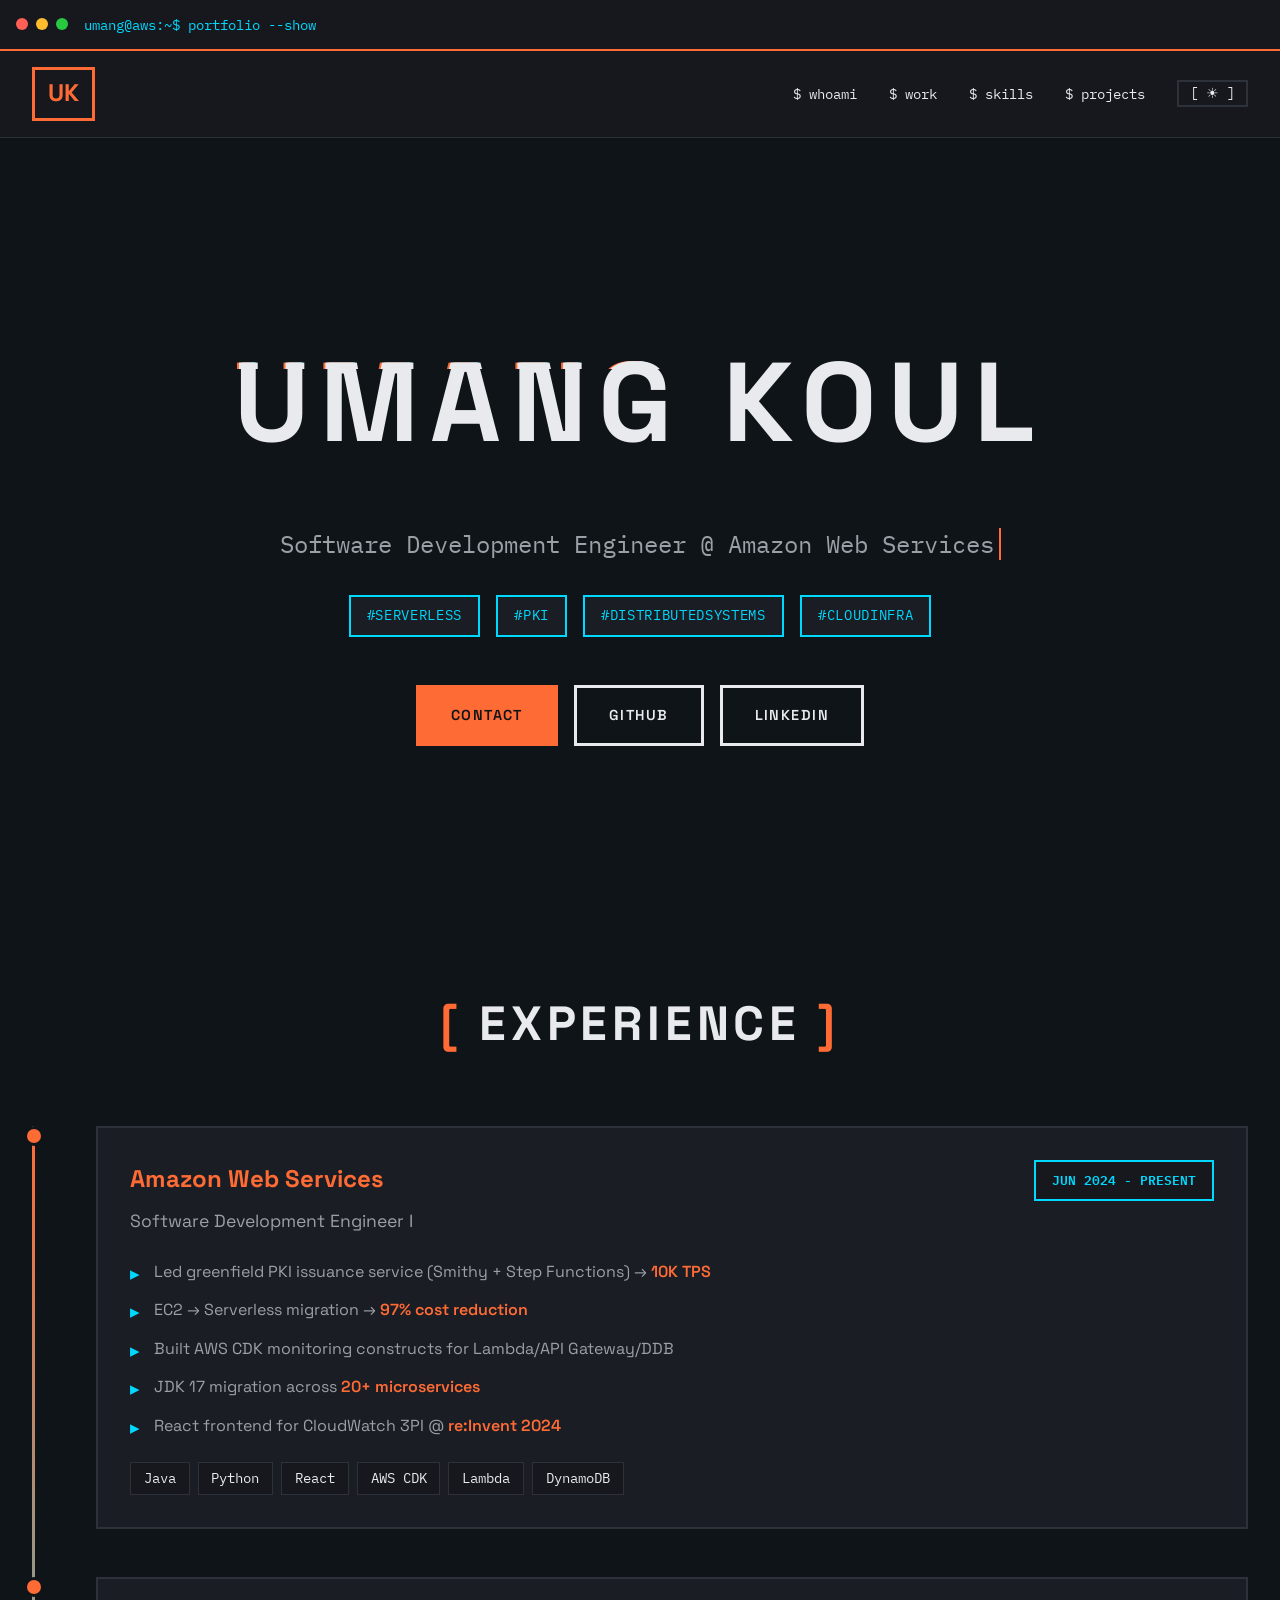
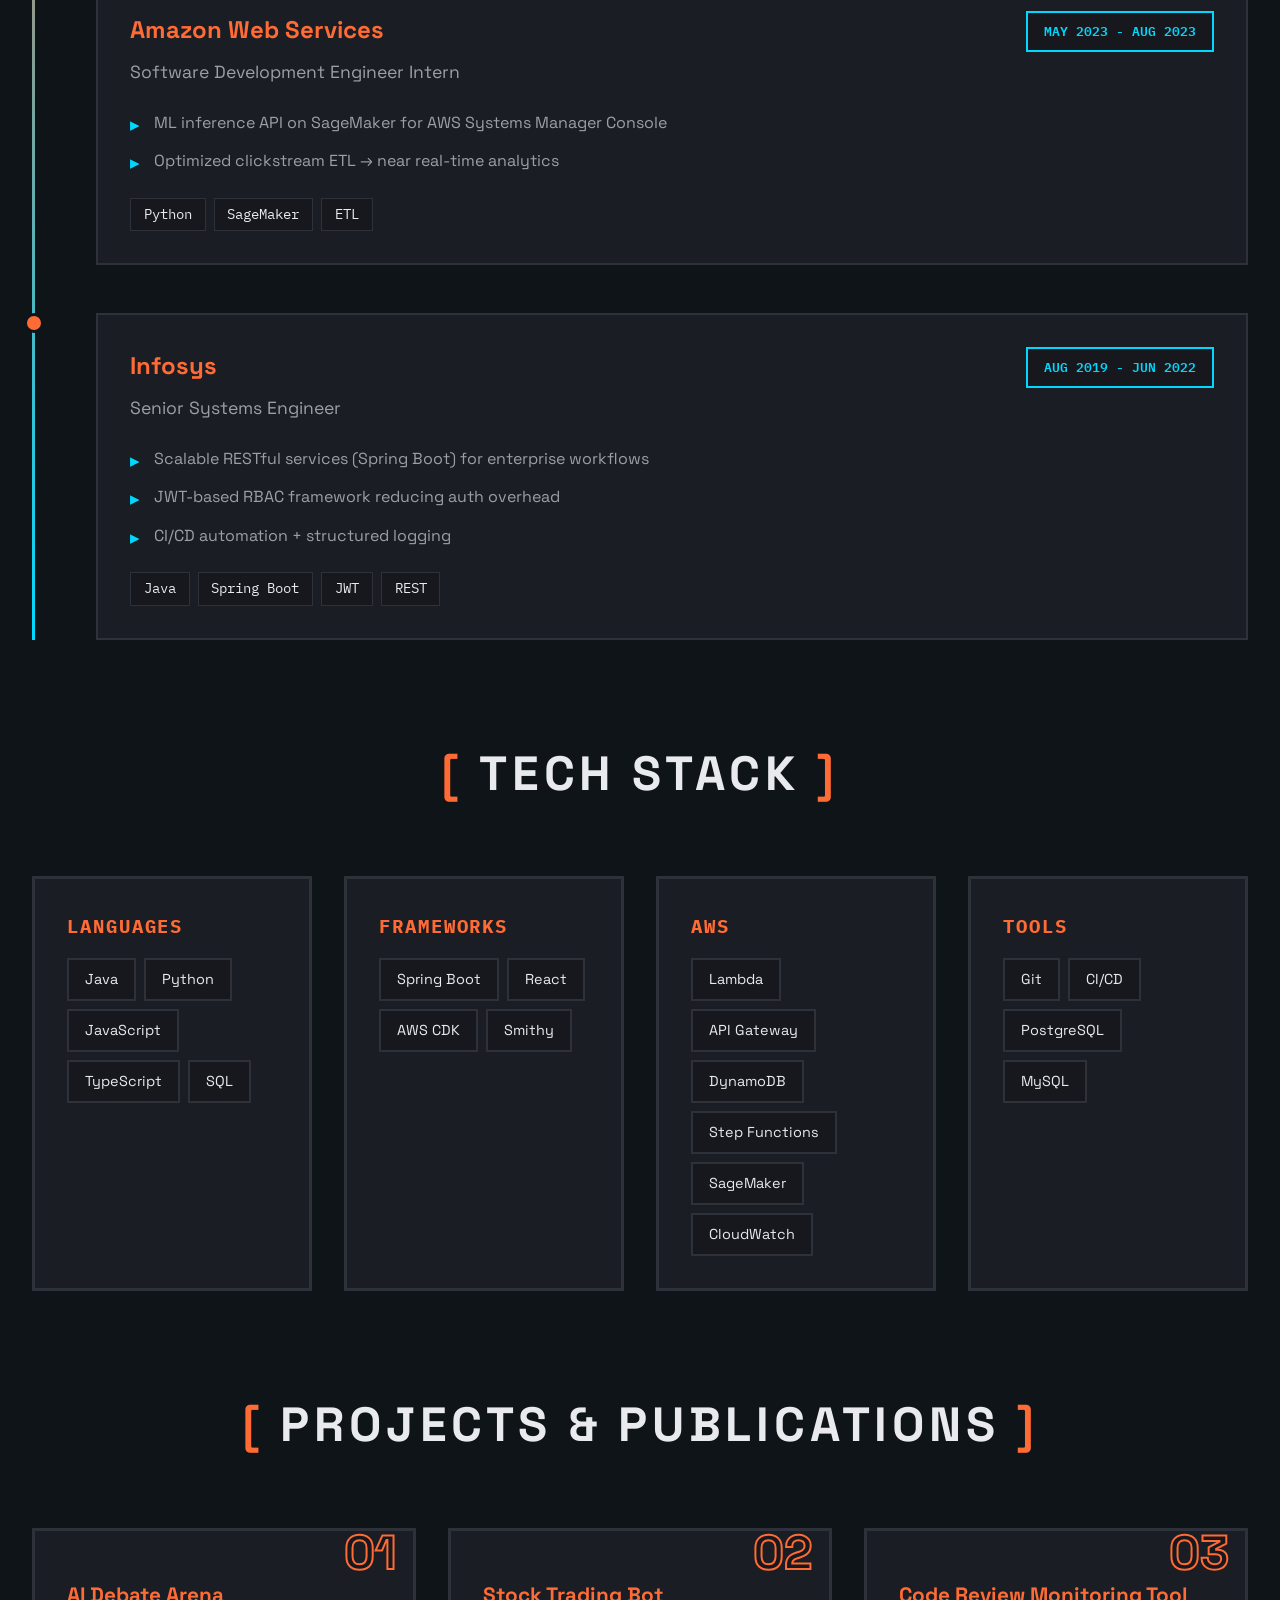
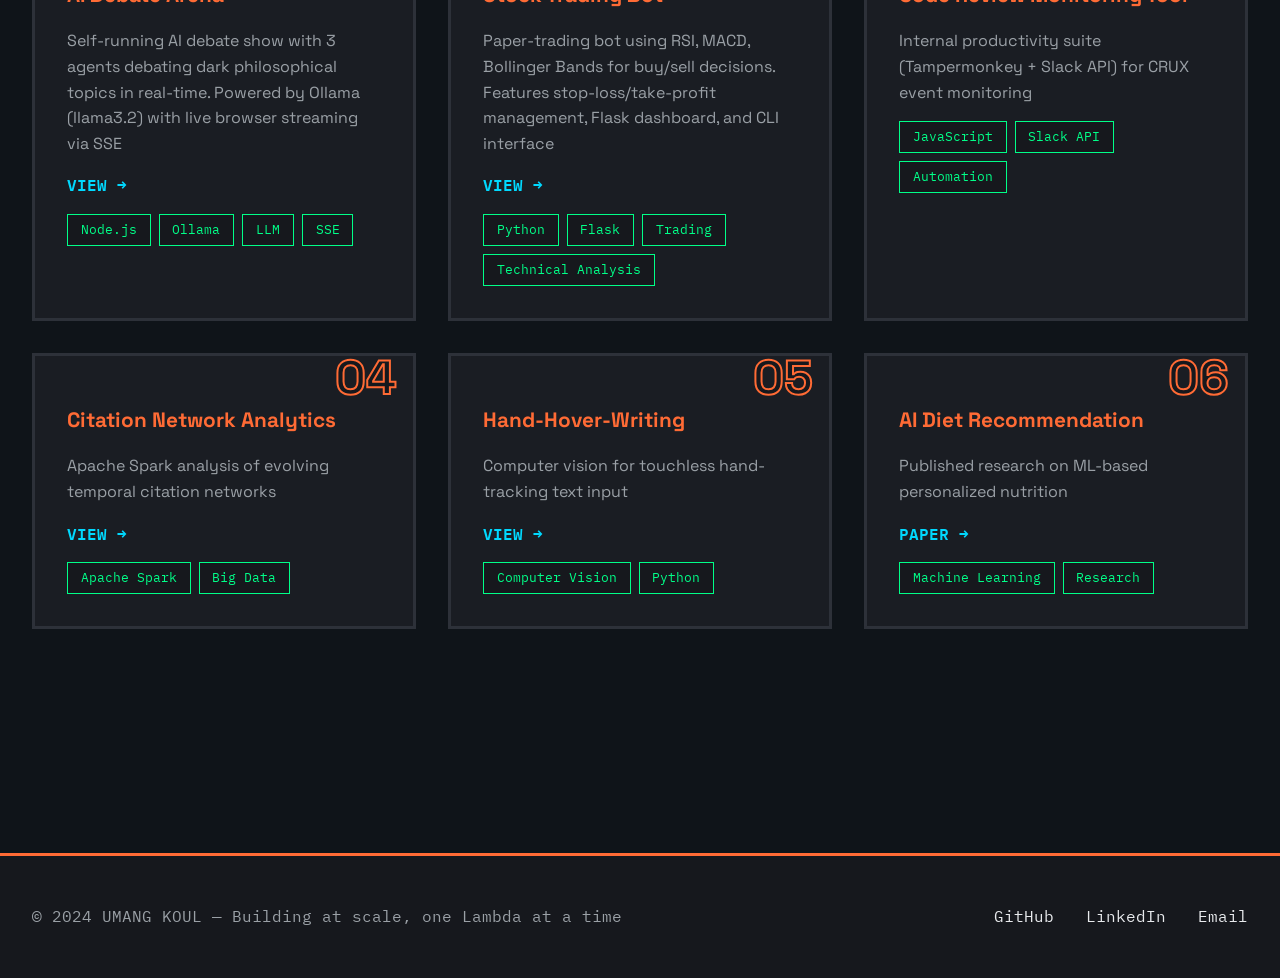
<file: index.html>
<!DOCTYPE html>
<html lang="en">
<head>
  <meta charset="UTF-8">
  <meta name="viewport" content="width=device-width, initial-scale=1.0">
  <title>Umang Koul - SDE @ AWS</title>
  <link href="https://fonts.googleapis.com/css2?family=IBM+Plex+Mono:wght@400;600;700&family=Space+Grotesk:wght@400;600;700&display=swap" rel="stylesheet">
  <link rel="stylesheet" href="assets/css/style-new.css">
</head>
<body>
  <div class="terminal-header">
    <div class="terminal-buttons">
      <span class="btn-close"></span>
      <span class="btn-minimize"></span>
      <span class="btn-maximize"></span>
    </div>
    <div class="terminal-title">umang@aws:~$ portfolio --show</div>
  </div>

  <nav class="nav-bar">
    <div class="nav-brand">UK</div>
    <div class="nav-links">
      <a href="#about">$ whoami</a>
      <a href="#experience">$ work</a>
      <a href="#skills">$ skills</a>
      <a href="#projects">$ projects</a>
      <button class="theme-toggle" id="theme-toggle" aria-label="Toggle light/dark theme">[ ☀ ]</button>
    </div>
  </nav>

  <main>
    <section id="about" class="hero">
      <div class="glitch-wrapper">
        <h1 class="glitch" data-text="UMANG KOUL">UMANG KOUL</h1>
      </div>
      <div class="hero-subtitle">
        <span class="typing-effect">Software Development Engineer @ Amazon Web Services</span>
      </div>
      <div class="hero-tags">
        <span class="tag">#Serverless</span>
        <span class="tag">#PKI</span>
        <span class="tag">#DistributedSystems</span>
        <span class="tag">#CloudInfra</span>
      </div>
      <div class="cta-buttons">
        <a href="mailto:koulumang@gmail.com" class="btn-primary">CONTACT</a>
        <a href="https://github.com/koulumang" target="_blank" class="btn-secondary">GITHUB</a>
        <a href="https://www.linkedin.com/in/umang-koul/" target="_blank" class="btn-secondary">LINKEDIN</a>
      </div>
    </section>

    <section id="experience" class="section">
      <h2 class="section-title">
        <span class="title-bracket">[</span>
        EXPERIENCE
        <span class="title-bracket">]</span>
      </h2>

      <div class="timeline">
        <div class="timeline-item">
          <div class="timeline-marker"></div>
          <div class="timeline-content card">
            <div class="card-header">
              <div>
                <h3>Amazon Web Services</h3>
                <p class="role">Software Development Engineer I</p>
              </div>
              <div class="date-badge">JUN 2024 - PRESENT</div>
            </div>
            <div class="card-body">
              <ul class="achievement-list">
                <li>Led greenfield PKI issuance service (Smithy + Step Functions) → <strong>10K TPS</strong></li>
                <li>EC2 → Serverless migration → <strong>97% cost reduction</strong></li>
                <li>Built AWS CDK monitoring constructs for Lambda/API Gateway/DDB</li>
                <li>JDK 17 migration across <strong>20+ microservices</strong></li>
                <li>React frontend for CloudWatch 3PI @ <strong>re:Invent 2024</strong></li>
              </ul>
              <div class="tech-stack">
                <span>Java</span><span>Python</span><span>React</span><span>AWS CDK</span><span>Lambda</span><span>DynamoDB</span>
              </div>
            </div>
          </div>
        </div>

        <div class="timeline-item">
          <div class="timeline-marker"></div>
          <div class="timeline-content card">
            <div class="card-header">
              <div>
                <h3>Amazon Web Services</h3>
                <p class="role">Software Development Engineer Intern</p>
              </div>
              <div class="date-badge">MAY 2023 - AUG 2023</div>
            </div>
            <div class="card-body">
              <ul class="achievement-list">
                <li>ML inference API on SageMaker for AWS Systems Manager Console</li>
                <li>Optimized clickstream ETL → near real-time analytics</li>
              </ul>
              <div class="tech-stack">
                <span>Python</span><span>SageMaker</span><span>ETL</span>
              </div>
            </div>
          </div>
        </div>

        <div class="timeline-item">
          <div class="timeline-marker"></div>
          <div class="timeline-content card">
            <div class="card-header">
              <div>
                <h3>Infosys</h3>
                <p class="role">Senior Systems Engineer</p>
              </div>
              <div class="date-badge">AUG 2019 - JUN 2022</div>
            </div>
            <div class="card-body">
              <ul class="achievement-list">
                <li>Scalable RESTful services (Spring Boot) for enterprise workflows</li>
                <li>JWT-based RBAC framework reducing auth overhead</li>
                <li>CI/CD automation + structured logging</li>
              </ul>
              <div class="tech-stack">
                <span>Java</span><span>Spring Boot</span><span>JWT</span><span>REST</span>
              </div>
            </div>
          </div>
        </div>
      </div>
    </section>

    <section id="skills" class="section">
      <h2 class="section-title">
        <span class="title-bracket">[</span>
        TECH STACK
        <span class="title-bracket">]</span>
      </h2>
      <div class="skills-grid">
        <div class="skill-box">
          <h4>LANGUAGES</h4>
          <div class="skill-items">
            <span>Java</span><span>Python</span><span>JavaScript</span><span>TypeScript</span><span>SQL</span>
          </div>
        </div>
        <div class="skill-box">
          <h4>FRAMEWORKS</h4>
          <div class="skill-items">
            <span>Spring Boot</span><span>React</span><span>AWS CDK</span><span>Smithy</span>
          </div>
        </div>
        <div class="skill-box">
          <h4>AWS</h4>
          <div class="skill-items">
            <span>Lambda</span><span>API Gateway</span><span>DynamoDB</span><span>Step Functions</span><span>SageMaker</span><span>CloudWatch</span>
          </div>
        </div>
        <div class="skill-box">
          <h4>TOOLS</h4>
          <div class="skill-items">
            <span>Git</span><span>CI/CD</span><span>PostgreSQL</span><span>MySQL</span>
          </div>
        </div>
      </div>
    </section>

    <section id="projects" class="section">
      <h2 class="section-title">
        <span class="title-bracket">[</span>
        PROJECTS & PUBLICATIONS
        <span class="title-bracket">]</span>
      </h2>
      <div class="projects-grid">
        <div class="project-card">
          <div class="project-number">01</div>
          <h3>AI Debate Arena</h3>
          <p>Self-running AI debate show with 3 agents debating dark philosophical topics in real-time. Powered by Ollama (llama3.2) with live browser streaming via SSE</p>
          <a href="https://github.com/koulumang/ai-debate-arena" target="_blank" class="project-link">VIEW →</a>
          <div class="project-tags">
            <span>Node.js</span><span>Ollama</span><span>LLM</span><span>SSE</span>
          </div>
        </div>
        <div class="project-card">
          <div class="project-number">02</div>
          <h3>Stock Trading Bot</h3>
          <p>Paper-trading bot using RSI, MACD, Bollinger Bands for buy/sell decisions. Features stop-loss/take-profit management, Flask dashboard, and CLI interface</p>
          <a href="https://github.com/koulumang/stock-trading-bot" target="_blank" class="project-link">VIEW →</a>
          <div class="project-tags">
            <span>Python</span><span>Flask</span><span>Trading</span><span>Technical Analysis</span>
          </div>
        </div>
        <div class="project-card">
          <div class="project-number">03</div>
          <h3>Code Review Monitoring Tool</h3>
          <p>Internal productivity suite (Tampermonkey + Slack API) for CRUX event monitoring</p>
          <div class="project-tags">
            <span>JavaScript</span><span>Slack API</span><span>Automation</span>
          </div>
        </div>
        <div class="project-card">
          <div class="project-number">04</div>
          <h3>Citation Network Analytics</h3>
          <p>Apache Spark analysis of evolving temporal citation networks</p>
          <a href="https://github.com/koulumang/CSU-CS535" target="_blank" class="project-link">VIEW →</a>
          <div class="project-tags">
            <span>Apache Spark</span><span>Big Data</span>
          </div>
        </div>
        <div class="project-card">
          <div class="project-number">05</div>
          <h3>Hand-Hover-Writing</h3>
          <p>Computer vision for touchless hand-tracking text input</p>
          <a href="https://github.com/koulumang/Hand-Hover-Writing" target="_blank" class="project-link">VIEW →</a>
          <div class="project-tags">
            <span>Computer Vision</span><span>Python</span>
          </div>
        </div>
        <div class="project-card">
          <div class="project-number">06</div>
          <h3>AI Diet Recommendation</h3>
          <p>Published research on ML-based personalized nutrition</p>
          <a href="http://www.ijcseonline.isroset.org/pub_paper/193-IJCSE-06681-55.pdf" target="_blank" class="project-link">PAPER →</a>
          <div class="project-tags">
            <span>Machine Learning</span><span>Research</span>
          </div>
        </div>
      </div>
    </section>
  </main>

  <script>
    (function () {
      var btn = document.getElementById('theme-toggle');
      var saved = localStorage.getItem('theme');
      if (saved === 'light') {
        document.documentElement.setAttribute('data-theme', 'light');
        btn.textContent = '[ ☾ ]';
      }
      btn.addEventListener('click', function () {
        var isLight = document.documentElement.getAttribute('data-theme') === 'light';
        if (isLight) {
          document.documentElement.removeAttribute('data-theme');
          localStorage.setItem('theme', 'dark');
          btn.textContent = '[ ☀ ]';
        } else {
          document.documentElement.setAttribute('data-theme', 'light');
          localStorage.setItem('theme', 'light');
          btn.textContent = '[ ☾ ]';
        }
      });
    })();
  </script>

  <footer class="footer">
    <div class="footer-content">
      <p>© 2024 UMANG KOUL — Building at scale, one Lambda at a time</p>
      <div class="footer-links">
        <a href="https://github.com/koulumang" target="_blank">GitHub</a>
        <a href="https://www.linkedin.com/in/umang-koul/" target="_blank">LinkedIn</a>
        <a href="mailto:koulumang@gmail.com">Email</a>
      </div>
    </div>
  </footer>
</body>
</html>
</file>
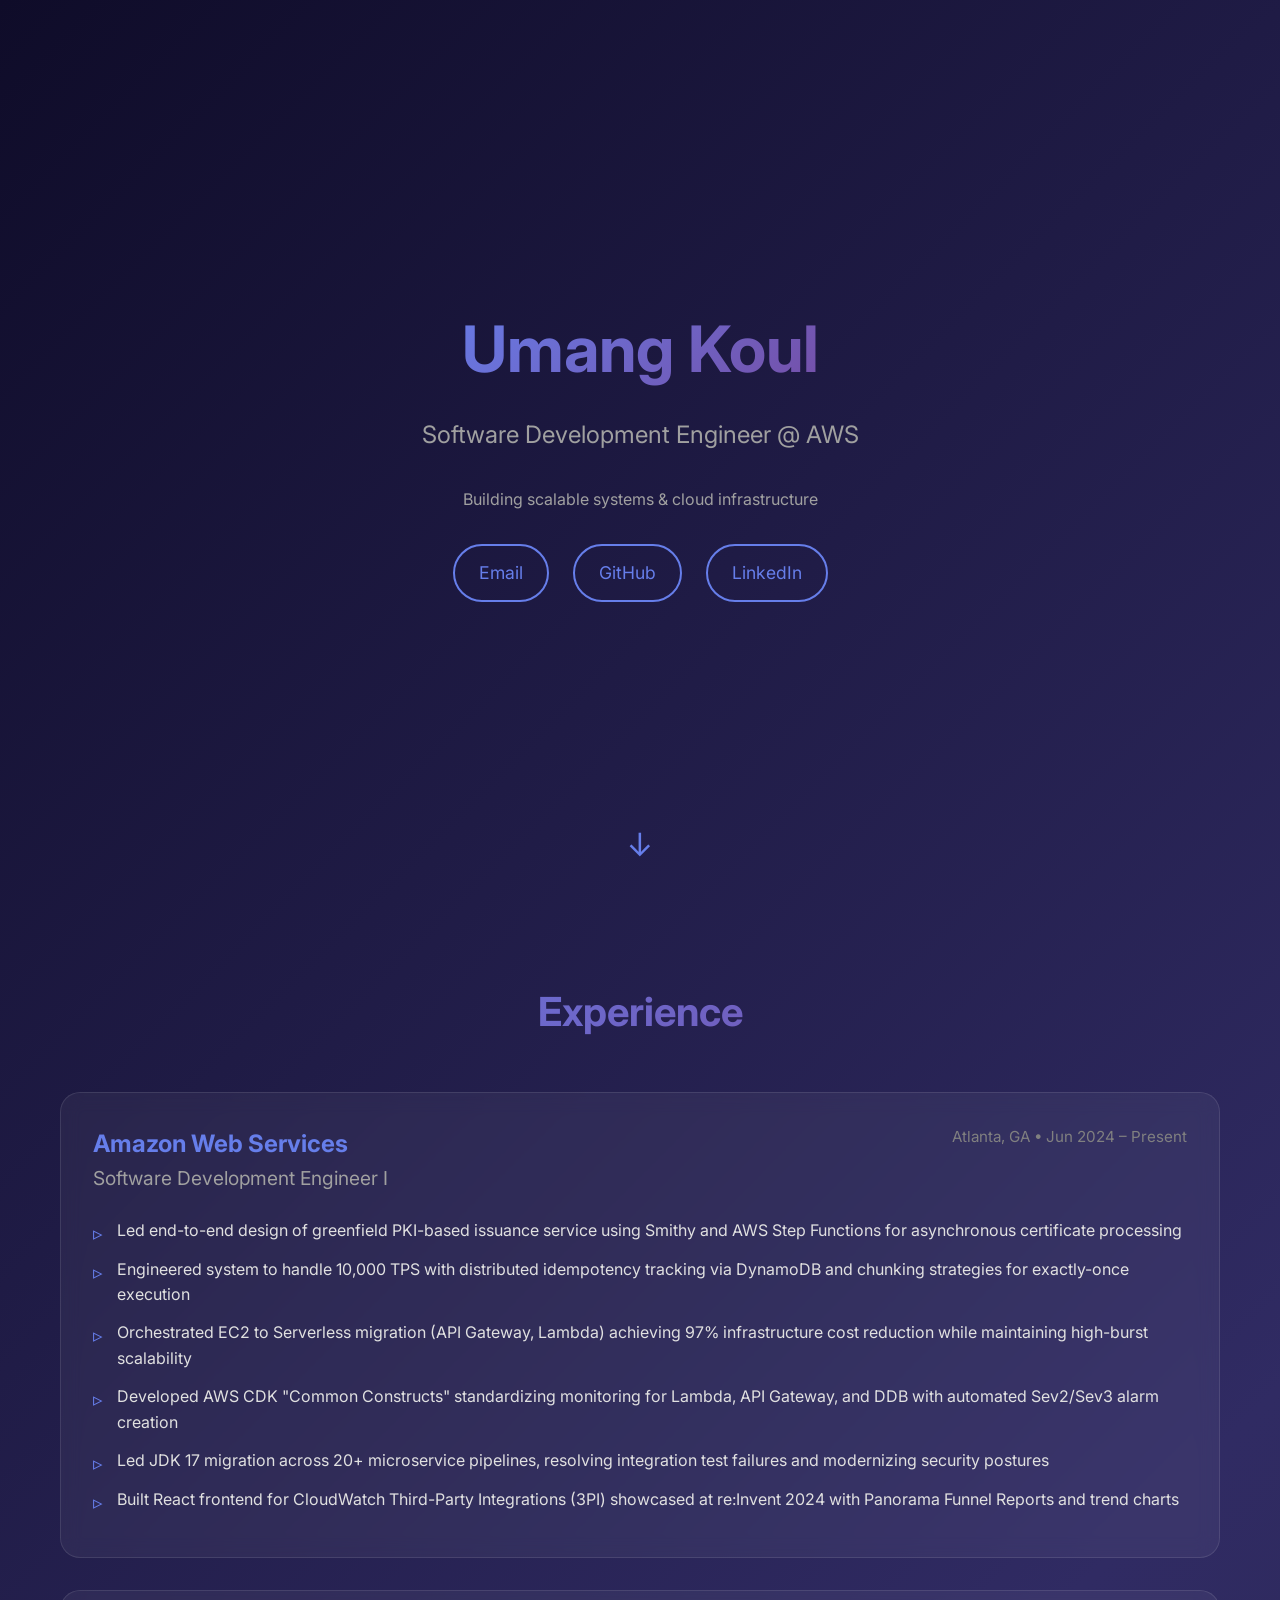
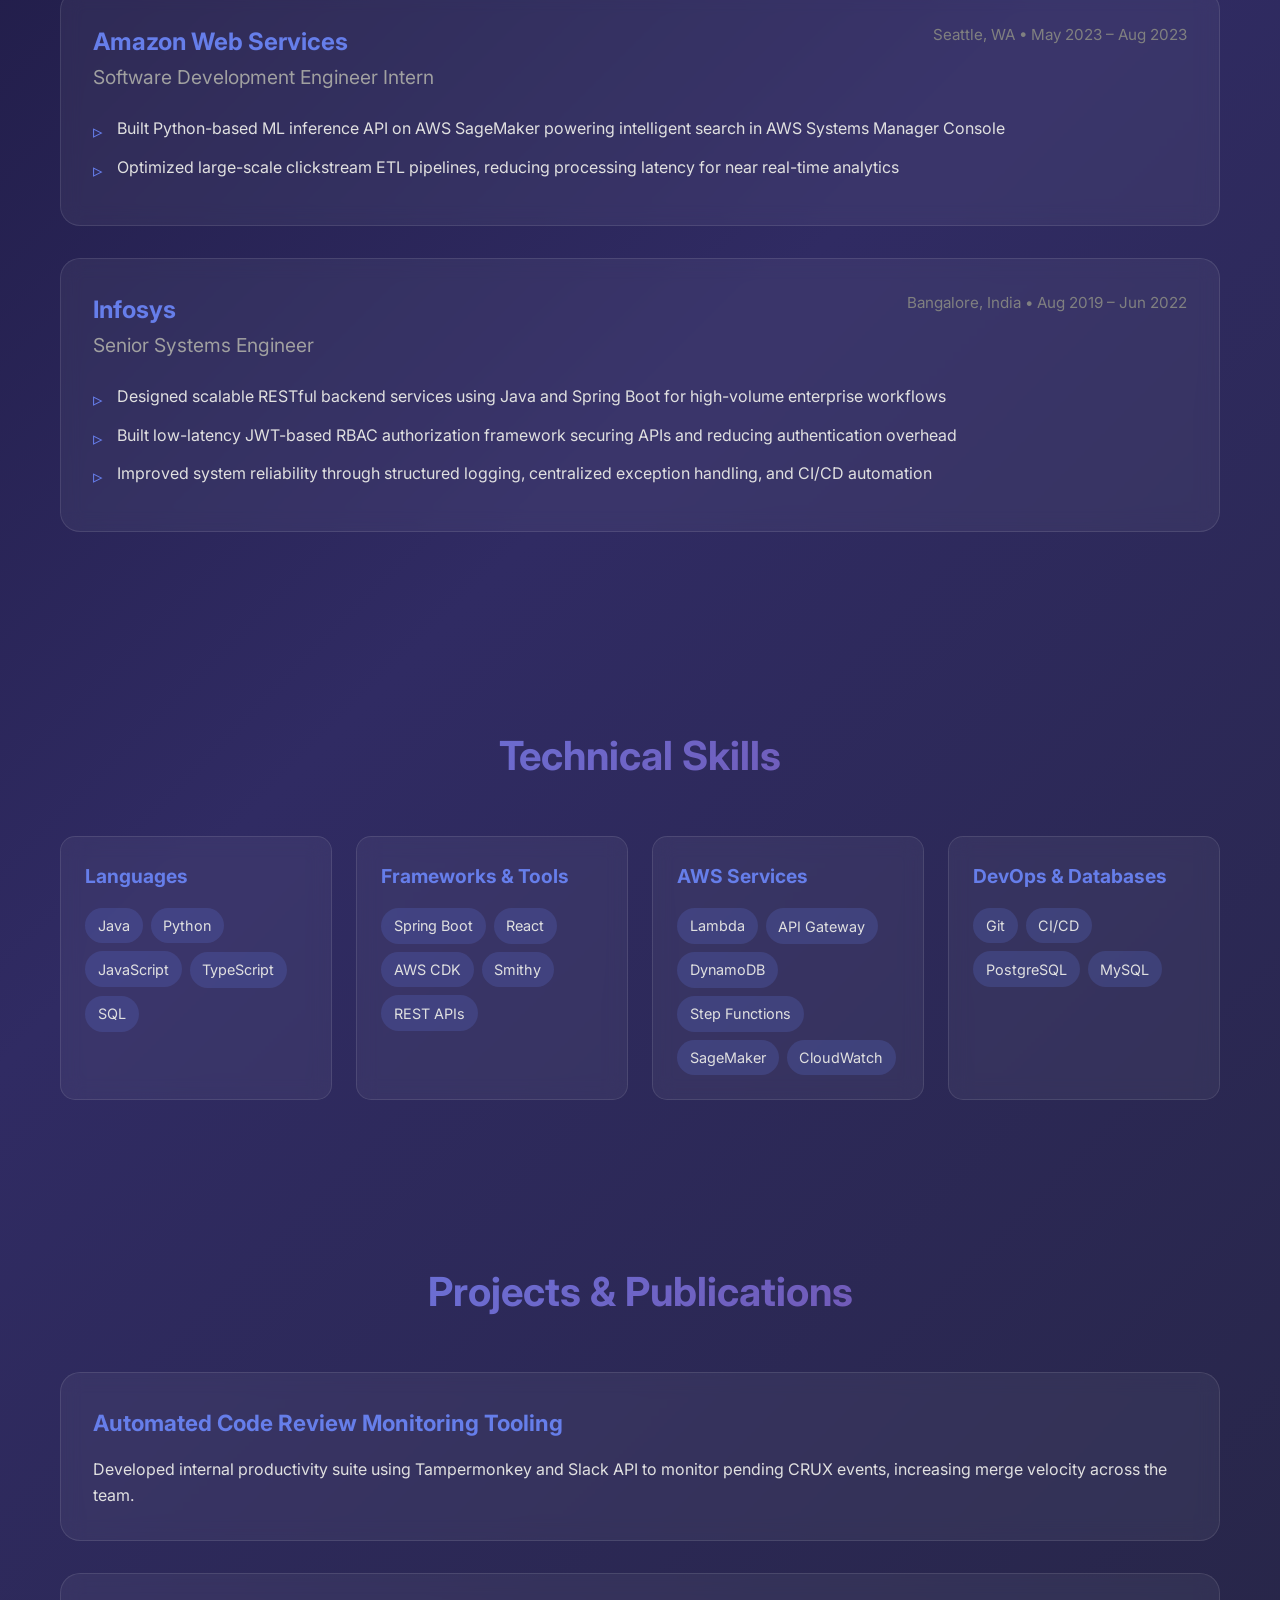
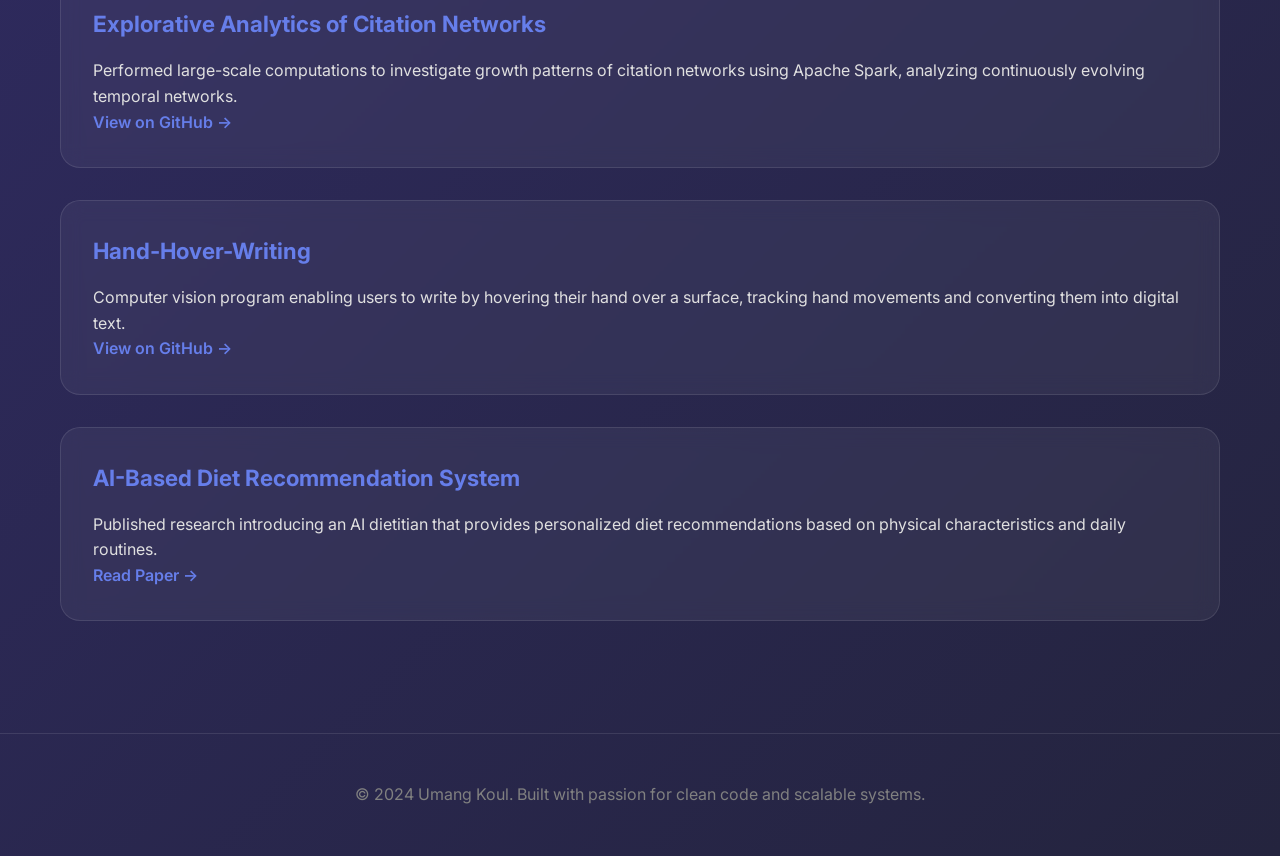
<file: index-old.html>
<!DOCTYPE html>
<html lang="en">
<head>
  <meta charset="UTF-8">
  <meta name="viewport" content="width=device-width, initial-scale=1.0">
  <title>Umang Koul - Software Engineer</title>
  <link href="https://fonts.googleapis.com/css2?family=Inter:wght@300;400;600;700&display=swap" rel="stylesheet">
  <style>
    * {
      margin: 0;
      padding: 0;
      box-sizing: border-box;
    }

    body {
      font-family: 'Inter', sans-serif;
      background: linear-gradient(135deg, #0f0c29, #302b63, #24243e);
      color: #e0e0e0;
      line-height: 1.6;
      overflow-x: hidden;
    }

    .container {
      max-width: 1200px;
      margin: 0 auto;
      padding: 0 20px;
    }

    header {
      min-height: 100vh;
      display: flex;
      align-items: center;
      justify-content: center;
      text-align: center;
      position: relative;
      overflow: hidden;
    }

    .hero-content {
      z-index: 2;
      animation: fadeInUp 1s ease;
    }

    @keyframes fadeInUp {
      from {
        opacity: 0;
        transform: translateY(30px);
      }
      to {
        opacity: 1;
        transform: translateY(0);
      }
    }

    h1 {
      font-size: 4rem;
      font-weight: 700;
      margin-bottom: 1rem;
      background: linear-gradient(135deg, #667eea 0%, #764ba2 100%);
      -webkit-background-clip: text;
      -webkit-text-fill-color: transparent;
      background-clip: text;
    }

    .tagline {
      font-size: 1.5rem;
      color: #a0a0a0;
      margin-bottom: 2rem;
    }

    .social-links {
      display: flex;
      gap: 1.5rem;
      justify-content: center;
      margin-top: 2rem;
    }

    .social-links a {
      color: #667eea;
      text-decoration: none;
      font-size: 1.1rem;
      padding: 0.8rem 1.5rem;
      border: 2px solid #667eea;
      border-radius: 50px;
      transition: all 0.3s ease;
    }

    .social-links a:hover {
      background: #667eea;
      color: #fff;
      transform: translateY(-3px);
      box-shadow: 0 10px 20px rgba(102, 126, 234, 0.3);
    }

    section {
      padding: 5rem 0;
      animation: fadeIn 1s ease;
    }

    @keyframes fadeIn {
      from { opacity: 0; }
      to { opacity: 1; }
    }

    h2 {
      font-size: 2.5rem;
      margin-bottom: 3rem;
      text-align: center;
      background: linear-gradient(135deg, #667eea 0%, #764ba2 100%);
      -webkit-background-clip: text;
      -webkit-text-fill-color: transparent;
      background-clip: text;
    }

    .experience-item, .project-card {
      background: rgba(255, 255, 255, 0.05);
      backdrop-filter: blur(10px);
      border-radius: 20px;
      padding: 2rem;
      margin-bottom: 2rem;
      border: 1px solid rgba(255, 255, 255, 0.1);
      transition: all 0.3s ease;
    }

    .experience-item:hover, .project-card:hover {
      transform: translateY(-5px);
      box-shadow: 0 20px 40px rgba(102, 126, 234, 0.2);
      border-color: rgba(102, 126, 234, 0.5);
    }

    .job-header {
      display: flex;
      justify-content: space-between;
      align-items: flex-start;
      margin-bottom: 1rem;
      flex-wrap: wrap;
    }

    .company {
      font-size: 1.5rem;
      font-weight: 700;
      color: #667eea;
    }

    .role {
      font-size: 1.2rem;
      color: #a0a0a0;
      margin-bottom: 0.5rem;
    }

    .location-date {
      color: #808080;
      font-size: 0.95rem;
    }

    .achievements {
      list-style: none;
      margin-top: 1rem;
    }

    .achievements li {
      padding-left: 1.5rem;
      margin-bottom: 0.8rem;
      position: relative;
    }

    .achievements li:before {
      content: "▹";
      position: absolute;
      left: 0;
      color: #667eea;
      font-size: 1.2rem;
    }

    .skills-grid {
      display: grid;
      grid-template-columns: repeat(auto-fit, minmax(250px, 1fr));
      gap: 1.5rem;
      margin-top: 2rem;
    }

    .skill-category {
      background: rgba(255, 255, 255, 0.05);
      backdrop-filter: blur(10px);
      border-radius: 15px;
      padding: 1.5rem;
      border: 1px solid rgba(255, 255, 255, 0.1);
    }

    .skill-category h3 {
      color: #667eea;
      margin-bottom: 1rem;
      font-size: 1.2rem;
    }

    .skill-tags {
      display: flex;
      flex-wrap: wrap;
      gap: 0.5rem;
    }

    .skill-tag {
      background: rgba(102, 126, 234, 0.2);
      padding: 0.4rem 0.8rem;
      border-radius: 20px;
      font-size: 0.9rem;
      color: #e0e0e0;
    }

    .project-card h3 {
      color: #667eea;
      font-size: 1.4rem;
      margin-bottom: 1rem;
    }

    .project-card a {
      color: #667eea;
      text-decoration: none;
      font-weight: 600;
      transition: color 0.3s ease;
    }

    .project-card a:hover {
      color: #764ba2;
    }

    footer {
      text-align: center;
      padding: 3rem 0;
      color: #808080;
      border-top: 1px solid rgba(255, 255, 255, 0.1);
    }

    .scroll-indicator {
      position: absolute;
      bottom: 30px;
      left: 50%;
      transform: translateX(-50%);
      animation: bounce 2s infinite;
      cursor: pointer;
    }

    .scroll-indicator::before {
      content: "↓";
      font-size: 2rem;
      color: #667eea;
    }

    @keyframes bounce {
      0%, 20%, 50%, 80%, 100% {
        transform: translateX(-50%) translateY(0);
      }
      40% {
        transform: translateX(-50%) translateY(-10px);
      }
      60% {
        transform: translateX(-50%) translateY(-5px);
      }
    }

    @media (max-width: 768px) {
      h1 {
        font-size: 2.5rem;
      }

      .tagline {
        font-size: 1.2rem;
      }

      .job-header {
        flex-direction: column;
      }

      .social-links {
        flex-direction: column;
        align-items: center;
      }
    }
  </style>
</head>
<body>
  <header>
    <div class="hero-content">
      <h1>Umang Koul</h1>
      <p class="tagline">Software Development Engineer @ AWS</p>
      <p style="color: #a0a0a0; margin-bottom: 1rem;">Building scalable systems & cloud infrastructure</p>
      <div class="social-links">
        <a href="mailto:koulumang@gmail.com">Email</a>
        <a href="https://github.com/koulumang" target="_blank">GitHub</a>
        <a href="https://www.linkedin.com/in/umang-koul/" target="_blank">LinkedIn</a>
      </div>
    </div>
    <div class="scroll-indicator" onclick="document.getElementById('experience').scrollIntoView({behavior: 'smooth'})"></div>
  </header>

  <div class="container">
    <section id="experience">
      <h2>Experience</h2>

      <div class="experience-item">
        <div class="job-header">
          <div>
            <div class="company">Amazon Web Services</div>
            <div class="role">Software Development Engineer I</div>
          </div>
          <div class="location-date">Atlanta, GA • Jun 2024 – Present</div>
        </div>
        <ul class="achievements">
          <li>Led end-to-end design of greenfield PKI-based issuance service using Smithy and AWS Step Functions for asynchronous certificate processing</li>
          <li>Engineered system to handle 10,000 TPS with distributed idempotency tracking via DynamoDB and chunking strategies for exactly-once execution</li>
          <li>Orchestrated EC2 to Serverless migration (API Gateway, Lambda) achieving 97% infrastructure cost reduction while maintaining high-burst scalability</li>
          <li>Developed AWS CDK "Common Constructs" standardizing monitoring for Lambda, API Gateway, and DDB with automated Sev2/Sev3 alarm creation</li>
          <li>Led JDK 17 migration across 20+ microservice pipelines, resolving integration test failures and modernizing security postures</li>
          <li>Built React frontend for CloudWatch Third-Party Integrations (3PI) showcased at re:Invent 2024 with Panorama Funnel Reports and trend charts</li>
        </ul>
      </div>

      <div class="experience-item">
        <div class="job-header">
          <div>
            <div class="company">Amazon Web Services</div>
            <div class="role">Software Development Engineer Intern</div>
          </div>
          <div class="location-date">Seattle, WA • May 2023 – Aug 2023</div>
        </div>
        <ul class="achievements">
          <li>Built Python-based ML inference API on AWS SageMaker powering intelligent search in AWS Systems Manager Console</li>
          <li>Optimized large-scale clickstream ETL pipelines, reducing processing latency for near real-time analytics</li>
        </ul>
      </div>

      <div class="experience-item">
        <div class="job-header">
          <div>
            <div class="company">Infosys</div>
            <div class="role">Senior Systems Engineer</div>
          </div>
          <div class="location-date">Bangalore, India • Aug 2019 – Jun 2022</div>
        </div>
        <ul class="achievements">
          <li>Designed scalable RESTful backend services using Java and Spring Boot for high-volume enterprise workflows</li>
          <li>Built low-latency JWT-based RBAC authorization framework securing APIs and reducing authentication overhead</li>
          <li>Improved system reliability through structured logging, centralized exception handling, and CI/CD automation</li>
        </ul>
      </div>
    </section>

    <section id="skills">
      <h2>Technical Skills</h2>
      <div class="skills-grid">
        <div class="skill-category">
          <h3>Languages</h3>
          <div class="skill-tags">
            <span class="skill-tag">Java</span>
            <span class="skill-tag">Python</span>
            <span class="skill-tag">JavaScript</span>
            <span class="skill-tag">TypeScript</span>
            <span class="skill-tag">SQL</span>
          </div>
        </div>
        <div class="skill-category">
          <h3>Frameworks & Tools</h3>
          <div class="skill-tags">
            <span class="skill-tag">Spring Boot</span>
            <span class="skill-tag">React</span>
            <span class="skill-tag">AWS CDK</span>
            <span class="skill-tag">Smithy</span>
            <span class="skill-tag">REST APIs</span>
          </div>
        </div>
        <div class="skill-category">
          <h3>AWS Services</h3>
          <div class="skill-tags">
            <span class="skill-tag">Lambda</span>
            <span class="skill-tag">API Gateway</span>
            <span class="skill-tag">DynamoDB</span>
            <span class="skill-tag">Step Functions</span>
            <span class="skill-tag">SageMaker</span>
            <span class="skill-tag">CloudWatch</span>
          </div>
        </div>
        <div class="skill-category">
          <h3>DevOps & Databases</h3>
          <div class="skill-tags">
            <span class="skill-tag">Git</span>
            <span class="skill-tag">CI/CD</span>
            <span class="skill-tag">PostgreSQL</span>
            <span class="skill-tag">MySQL</span>
          </div>
        </div>
      </div>
    </section>

    <section id="projects">
      <h2>Projects & Publications</h2>

      <div class="project-card">
        <h3>Automated Code Review Monitoring Tooling</h3>
        <p>Developed internal productivity suite using Tampermonkey and Slack API to monitor pending CRUX events, increasing merge velocity across the team.</p>
      </div>

      <div class="project-card">
        <h3>Explorative Analytics of Citation Networks</h3>
        <p>Performed large-scale computations to investigate growth patterns of citation networks using Apache Spark, analyzing continuously evolving temporal networks.</p>
        <p><a href="https://github.com/koulumang/CSU-CS535/tree/main/Explorative%20Analytics%20of%20an%20Evolving%20Citation%20Network%20using%20Apache%20Spark" target="_blank">View on GitHub →</a></p>
      </div>

      <div class="project-card">
        <h3>Hand-Hover-Writing</h3>
        <p>Computer vision program enabling users to write by hovering their hand over a surface, tracking hand movements and converting them into digital text.</p>
        <p><a href="https://github.com/koulumang/Hand-Hover-Writing" target="_blank">View on GitHub →</a></p>
      </div>

      <div class="project-card">
        <h3>AI-Based Diet Recommendation System</h3>
        <p>Published research introducing an AI dietitian that provides personalized diet recommendations based on physical characteristics and daily routines.</p>
        <p><a href="http://www.ijcseonline.isroset.org/pub_paper/193-IJCSE-06681-55.pdf" target="_blank">Read Paper →</a></p>
      </div>
    </section>
  </div>

  <footer>
    <p>&copy; 2024 Umang Koul. Built with passion for clean code and scalable systems.</p>
  </footer>
</body>
</html>
</file>
<file: assets/css/style-new.css>
:root {
  --bg-primary: #0f1419;
  --bg-secondary: #16181d;
  --bg-card: #1a1d23;
  --accent-orange: #ff6b35;
  --accent-cyan: #00d9ff;
  --accent-green: #00ff88;
  --text-primary: #e8eaed;
  --text-secondary: #9aa0a6;
  --border-color: #2d3139;
  --aws-orange: #ff9900;
  --aws-blue: #232f3e;
}

[data-theme="light"] {
  --bg-primary: #f5f0e8;
  --bg-secondary: #e8e2d5;
  --bg-card: #ede7da;
  --text-primary: #1a1d23;
  --text-secondary: #5a6070;
  --border-color: #c8bfb0;
}

* {
  margin: 0;
  padding: 0;
  box-sizing: border-box;
}

body {
  font-family: 'Space Grotesk', sans-serif;
  background: var(--bg-primary);
  color: var(--text-primary);
  line-height: 1.6;
  overflow-x: hidden;
}

.terminal-header {
  background: var(--bg-secondary);
  padding: 0.8rem 1rem;
  display: flex;
  align-items: center;
  gap: 1rem;
  border-bottom: 2px solid var(--accent-orange);
  position: sticky;
  top: 0;
  z-index: 100;
}

.terminal-buttons {
  display: flex;
  gap: 0.5rem;
}

.terminal-buttons span {
  width: 12px;
  height: 12px;
  border-radius: 50%;
  display: block;
}

.btn-close { background: #ff5f56; }
.btn-minimize { background: #ffbd2e; }
.btn-maximize { background: #27c93f; }

.terminal-title {
  font-family: 'IBM Plex Mono', monospace;
  font-size: 0.9rem;
  color: var(--accent-cyan);
}

.nav-bar {
  background: var(--bg-secondary);
  padding: 1rem 2rem;
  display: flex;
  justify-content: space-between;
  align-items: center;
  border-bottom: 1px solid var(--border-color);
  position: sticky;
  top: 48px;
  z-index: 99;
}

.nav-brand {
  font-size: 1.5rem;
  font-weight: 700;
  color: var(--accent-orange);
  border: 3px solid var(--accent-orange);
  padding: 0.3rem 0.8rem;
}

.nav-links {
  display: flex;
  gap: 2rem;
  align-items: center;
}

.theme-toggle {
  background: none;
  border: 2px solid var(--border-color);
  color: var(--text-primary);
  font-family: 'IBM Plex Mono', monospace;
  font-size: 0.85rem;
  padding: 0.3rem 0.7rem;
  cursor: pointer;
  transition: border-color 0.2s, color 0.2s;
  line-height: 1;
}

.theme-toggle:hover {
  border-color: var(--accent-orange);
  color: var(--accent-orange);
}

.nav-links a {
  color: var(--text-primary);
  text-decoration: none;
  font-family: 'IBM Plex Mono', monospace;
  font-size: 0.9rem;
  transition: color 0.2s;
  position: relative;
}

.nav-links a:hover {
  color: var(--accent-orange);
}

.nav-links a::before {
  content: '';
  position: absolute;
  bottom: -5px;
  left: 0;
  width: 0;
  height: 2px;
  background: var(--accent-orange);
  transition: width 0.3s;
}

.nav-links a:hover::before {
  width: 100%;
}

main {
  max-width: 1400px;
  margin: 0 auto;
  padding: 2rem;
}

.hero {
  min-height: 80vh;
  display: flex;
  flex-direction: column;
  justify-content: center;
  align-items: center;
  text-align: center;
  position: relative;
  padding: 4rem 2rem;
}

.glitch-wrapper {
  margin-bottom: 2rem;
}

.glitch {
  font-size: clamp(3rem, 10vw, 7rem);
  font-weight: 700;
  text-transform: uppercase;
  position: relative;
  color: var(--text-primary);
  letter-spacing: 0.1em;
  animation: glitch-skew 1s infinite;
}

.glitch::before,
.glitch::after {
  content: attr(data-text);
  position: absolute;
  top: 0;
  left: 0;
  width: 100%;
  height: 100%;
}

.glitch::before {
  left: 2px;
  text-shadow: -2px 0 var(--accent-cyan);
  clip: rect(44px, 450px, 56px, 0);
  animation: glitch-anim 5s infinite linear alternate-reverse;
}

.glitch::after {
  left: -2px;
  text-shadow: -2px 0 var(--accent-orange);
  clip: rect(44px, 450px, 56px, 0);
  animation: glitch-anim2 5s infinite linear alternate-reverse;
}

@keyframes glitch-anim {
  0% { clip: rect(10px, 9999px, 31px, 0); }
  20% { clip: rect(70px, 9999px, 71px, 0); }
  40% { clip: rect(30px, 9999px, 130px, 0); }
  60% { clip: rect(90px, 9999px, 140px, 0); }
  80% { clip: rect(50px, 9999px, 20px, 0); }
  100% { clip: rect(60px, 9999px, 80px, 0); }
}

@keyframes glitch-anim2 {
  0% { clip: rect(65px, 9999px, 119px, 0); }
  20% { clip: rect(90px, 9999px, 10px, 0); }
  40% { clip: rect(40px, 9999px, 66px, 0); }
  60% { clip: rect(25px, 9999px, 30px, 0); }
  80% { clip: rect(95px, 9999px, 120px, 0); }
  100% { clip: rect(15px, 9999px, 85px, 0); }
}

@keyframes glitch-skew {
  0% { transform: skew(0deg); }
  10% { transform: skew(-2deg); }
  20% { transform: skew(2deg); }
  30% { transform: skew(0deg); }
  100% { transform: skew(0deg); }
}

.hero-subtitle {
  font-size: clamp(1rem, 3vw, 1.5rem);
  color: var(--text-secondary);
  margin-bottom: 2rem;
  font-family: 'IBM Plex Mono', monospace;
}

.typing-effect {
  border-right: 2px solid var(--accent-orange);
  padding-right: 5px;
  animation: blink 0.7s infinite;
}

@keyframes blink {
  50% { border-color: transparent; }
}

.hero-tags {
  display: flex;
  gap: 1rem;
  flex-wrap: wrap;
  justify-content: center;
  margin-bottom: 3rem;
}

.tag {
  background: var(--bg-card);
  color: var(--accent-cyan);
  padding: 0.5rem 1rem;
  border: 2px solid var(--accent-cyan);
  font-family: 'IBM Plex Mono', monospace;
  font-size: 0.85rem;
  text-transform: uppercase;
  letter-spacing: 0.05em;
}

.cta-buttons {
  display: flex;
  gap: 1rem;
  flex-wrap: wrap;
  justify-content: center;
}

.btn-primary,
.btn-secondary {
  padding: 1rem 2rem;
  text-decoration: none;
  font-weight: 600;
  text-transform: uppercase;
  letter-spacing: 0.1em;
  transition: all 0.3s;
  border: 3px solid;
  font-size: 0.9rem;
}

.btn-primary {
  background: var(--accent-orange);
  color: var(--bg-primary);
  border-color: var(--accent-orange);
}

.btn-primary:hover {
  background: transparent;
  color: var(--accent-orange);
  transform: translate(-4px, -4px);
  box-shadow: 4px 4px 0 var(--accent-orange);
}

.btn-secondary {
  background: transparent;
  color: var(--text-primary);
  border-color: var(--text-primary);
}

.btn-secondary:hover {
  background: var(--text-primary);
  color: var(--bg-primary);
  transform: translate(-4px, -4px);
  box-shadow: 4px 4px 0 var(--text-primary);
}

.section {
  margin: 6rem 0;
}

.section-title {
  font-size: clamp(2rem, 5vw, 3rem);
  text-align: center;
  margin-bottom: 4rem;
  text-transform: uppercase;
  letter-spacing: 0.1em;
}

.title-bracket {
  color: var(--accent-orange);
  font-weight: 700;
}

.timeline {
  position: relative;
  padding-left: 2rem;
}

.timeline::before {
  content: '';
  position: absolute;
  left: 0;
  top: 0;
  bottom: 0;
  width: 3px;
  background: linear-gradient(to bottom, var(--accent-orange), var(--accent-cyan));
}

.timeline-item {
  position: relative;
  margin-bottom: 3rem;
}

.timeline-marker {
  position: absolute;
  left: -2.5rem;
  top: 0;
  width: 20px;
  height: 20px;
  background: var(--accent-orange);
  border: 3px solid var(--bg-primary);
  border-radius: 50%;
  z-index: 2;
}

.timeline-content {
  margin-left: 2rem;
}

.card {
  background: var(--bg-card);
  border: 2px solid var(--border-color);
  padding: 2rem;
  transition: all 0.3s;
  position: relative;
}

.card:hover {
  border-color: var(--accent-orange);
  transform: translate(-4px, -4px);
  box-shadow: 4px 4px 0 var(--accent-orange);
}

.card-header {
  display: flex;
  justify-content: space-between;
  align-items: flex-start;
  margin-bottom: 1.5rem;
  flex-wrap: wrap;
  gap: 1rem;
}

.card-header h3 {
  font-size: 1.5rem;
  color: var(--accent-orange);
  margin-bottom: 0.5rem;
}

.role {
  color: var(--text-secondary);
  font-size: 1.1rem;
}

.date-badge {
  background: var(--bg-secondary);
  color: var(--accent-cyan);
  padding: 0.5rem 1rem;
  border: 2px solid var(--accent-cyan);
  font-family: 'IBM Plex Mono', monospace;
  font-size: 0.8rem;
  font-weight: 600;
  white-space: nowrap;
}

.achievement-list {
  list-style: none;
  margin-bottom: 1.5rem;
}

.achievement-list li {
  padding-left: 1.5rem;
  margin-bottom: 0.8rem;
  position: relative;
  color: var(--text-secondary);
}

.achievement-list li::before {
  content: '▸';
  position: absolute;
  left: 0;
  color: var(--accent-cyan);
  font-size: 1.2rem;
}

.achievement-list strong {
  color: var(--accent-orange);
  font-weight: 600;
}

.tech-stack {
  display: flex;
  flex-wrap: wrap;
  gap: 0.5rem;
}

.tech-stack span {
  background: var(--bg-secondary);
  color: var(--text-primary);
  padding: 0.3rem 0.8rem;
  border: 1px solid var(--border-color);
  font-size: 0.85rem;
  font-family: 'IBM Plex Mono', monospace;
}

.skills-grid {
  display: grid;
  grid-template-columns: repeat(auto-fit, minmax(280px, 1fr));
  gap: 2rem;
}

.skill-box {
  background: var(--bg-card);
  border: 3px solid var(--border-color);
  padding: 2rem;
  transition: all 0.3s;
}

.skill-box:hover {
  border-color: var(--accent-cyan);
  transform: translate(-4px, -4px);
  box-shadow: 4px 4px 0 var(--accent-cyan);
}

.skill-box h4 {
  color: var(--accent-orange);
  font-size: 1.2rem;
  margin-bottom: 1rem;
  font-family: 'IBM Plex Mono', monospace;
  letter-spacing: 0.1em;
}

.skill-items {
  display: flex;
  flex-wrap: wrap;
  gap: 0.5rem;
}

.skill-items span {
  background: var(--bg-secondary);
  color: var(--text-primary);
  padding: 0.5rem 1rem;
  border: 2px solid var(--border-color);
  font-size: 0.9rem;
  transition: all 0.2s;
}

.skill-items span:hover {
  border-color: var(--accent-cyan);
  color: var(--accent-cyan);
}

.projects-grid {
  display: grid;
  grid-template-columns: repeat(auto-fit, minmax(300px, 1fr));
  gap: 2rem;
}

.project-card {
  background: var(--bg-card);
  border: 3px solid var(--border-color);
  padding: 2rem;
  position: relative;
  transition: all 0.3s;
}

.project-card:hover {
  border-color: var(--accent-green);
  transform: translate(-4px, -4px);
  box-shadow: 4px 4px 0 var(--accent-green);
}

.project-number {
  position: absolute;
  top: -1rem;
  right: 1rem;
  font-size: 3rem;
  font-weight: 700;
  color: var(--bg-secondary);
  -webkit-text-stroke: 2px var(--accent-orange);
}

.project-card h3 {
  color: var(--accent-orange);
  font-size: 1.3rem;
  margin-bottom: 1rem;
  margin-top: 1rem;
}

.project-card p {
  color: var(--text-secondary);
  margin-bottom: 1rem;
  line-height: 1.6;
}

.project-link {
  color: var(--accent-cyan);
  text-decoration: none;
  font-weight: 600;
  font-family: 'IBM Plex Mono', monospace;
  display: inline-block;
  margin-bottom: 1rem;
  transition: color 0.2s;
}

.project-link:hover {
  color: var(--accent-green);
}

.project-tags {
  display: flex;
  flex-wrap: wrap;
  gap: 0.5rem;
}

.project-tags span {
  background: var(--bg-secondary);
  color: var(--accent-green);
  padding: 0.3rem 0.8rem;
  border: 1px solid var(--accent-green);
  font-size: 0.8rem;
  font-family: 'IBM Plex Mono', monospace;
}

.footer {
  background: var(--bg-secondary);
  border-top: 3px solid var(--accent-orange);
  padding: 3rem 2rem;
  margin-top: 6rem;
}

.footer-content {
  max-width: 1400px;
  margin: 0 auto;
  display: flex;
  justify-content: space-between;
  align-items: center;
  flex-wrap: wrap;
  gap: 2rem;
}

.footer-content p {
  color: var(--text-secondary);
  font-family: 'IBM Plex Mono', monospace;
}

.footer-links {
  display: flex;
  gap: 2rem;
}

.footer-links a {
  color: var(--text-primary);
  text-decoration: none;
  font-family: 'IBM Plex Mono', monospace;
  transition: color 0.2s;
}

.footer-links a:hover {
  color: var(--accent-orange);
}

@media (max-width: 768px) {
  .nav-links {
    gap: 1rem;
    font-size: 0.8rem;
  }
  
  .hero {
    padding: 2rem 1rem;
  }
  
  .cta-buttons {
    flex-direction: column;
    width: 100%;
  }
  
  .btn-primary,
  .btn-secondary {
    width: 100%;
    text-align: center;
  }
  
  .timeline {
    padding-left: 1rem;
  }
  
  .timeline-marker {
    left: -1.5rem;
  }
  
  .timeline-content {
    margin-left: 1rem;
  }
  
  .card-header {
    flex-direction: column;
  }
  
  .footer-content {
    flex-direction: column;
    text-align: center;
  }
}
</file>
